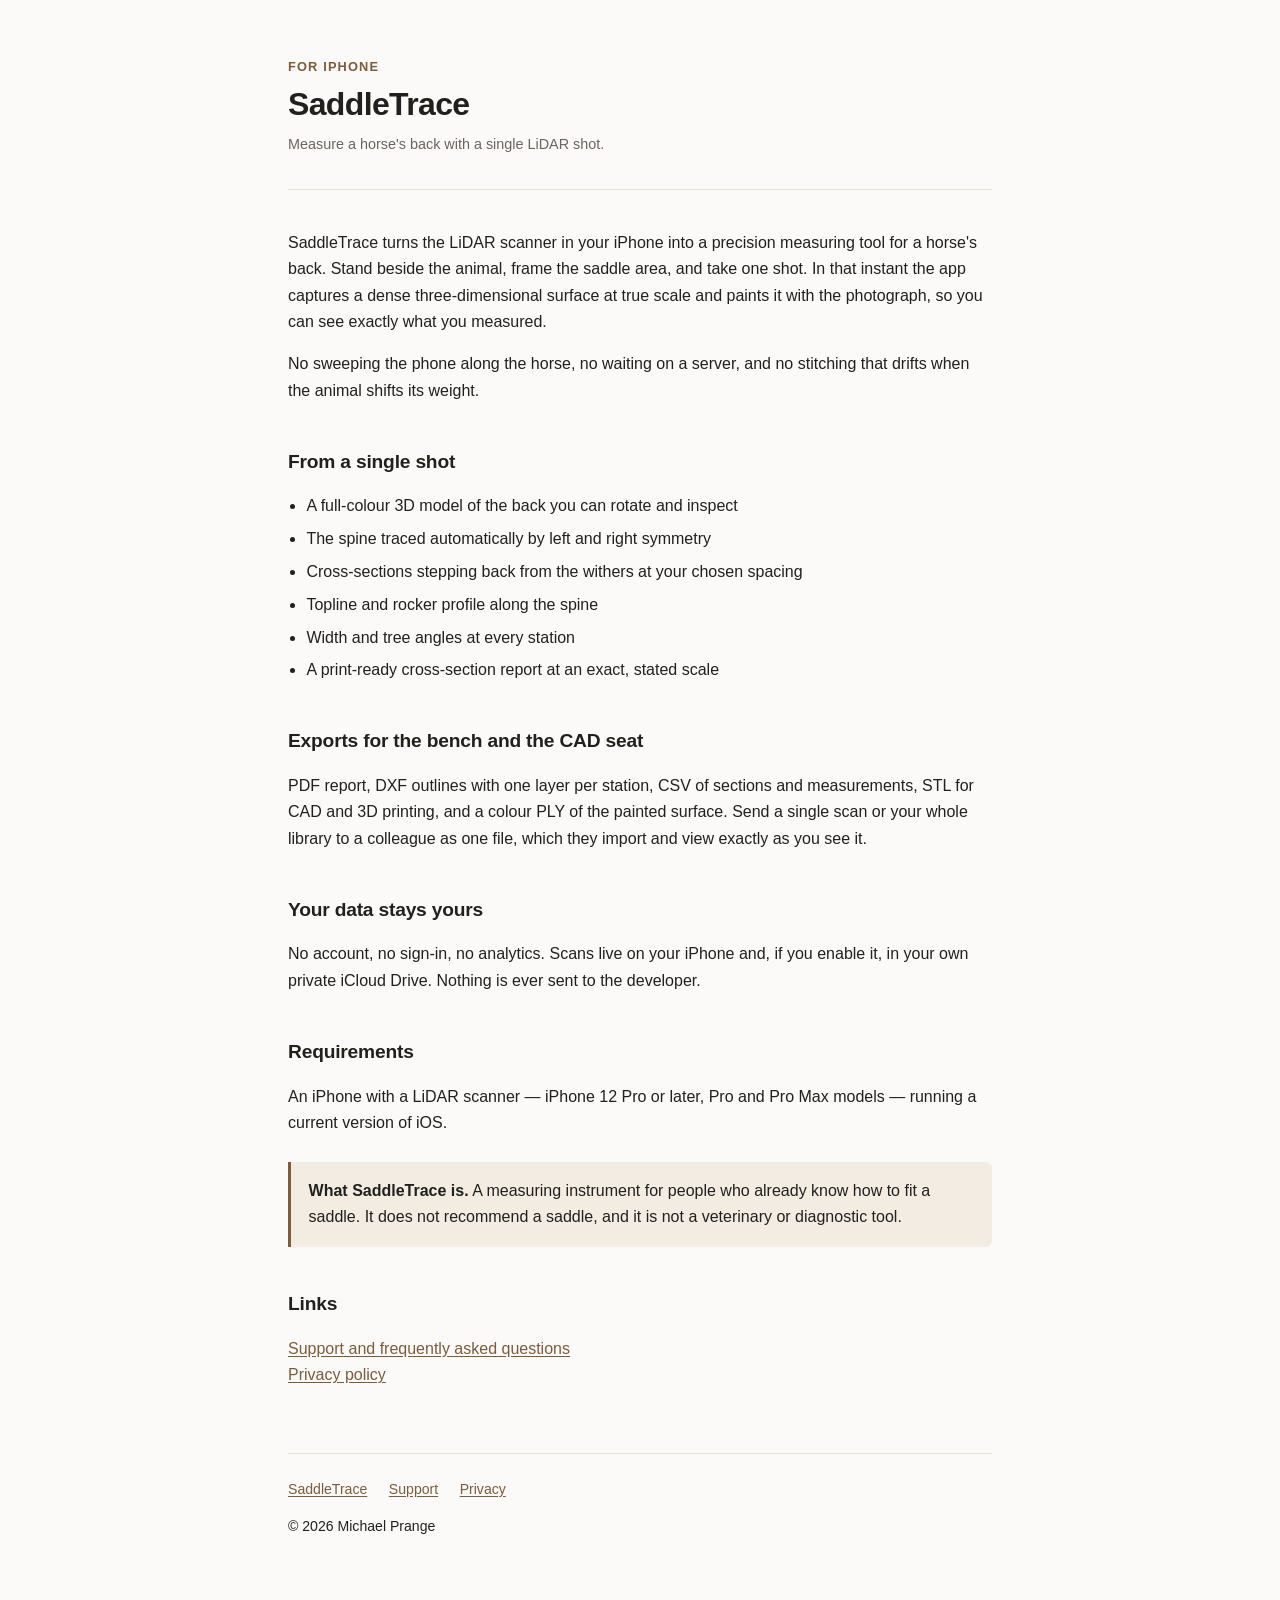
<file: docs/index.html>
<!DOCTYPE html>
<html lang="en">
<head>
<meta charset="utf-8">
<meta name="viewport" content="width=device-width, initial-scale=1">
<title>SaddleTrace</title>
<link rel="stylesheet" href="style.css">
</head>
<body>
<div class="wrap">

<header>
    <p class="eyebrow">For iPhone</p>
    <h1>SaddleTrace</h1>
    <p class="updated">Measure a horse's back with a single LiDAR shot.</p>
</header>

<p>SaddleTrace turns the LiDAR scanner in your iPhone into a precision measuring tool for a horse's back. Stand beside the animal, frame the saddle area, and take one shot. In that instant the app captures a dense three-dimensional surface at true scale and paints it with the photograph, so you can see exactly what you measured.</p>

<p>No sweeping the phone along the horse, no waiting on a server, and no stitching that drifts when the animal shifts its weight.</p>

<h2>From a single shot</h2>
<ul>
    <li>A full-colour 3D model of the back you can rotate and inspect</li>
    <li>The spine traced automatically by left and right symmetry</li>
    <li>Cross-sections stepping back from the withers at your chosen spacing</li>
    <li>Topline and rocker profile along the spine</li>
    <li>Width and tree angles at every station</li>
    <li>A print-ready cross-section report at an exact, stated scale</li>
</ul>

<h2>Exports for the bench and the CAD seat</h2>
<p>PDF report, DXF outlines with one layer per station, CSV of sections and measurements, STL for CAD and 3D printing, and a colour PLY of the painted surface. Send a single scan or your whole library to a colleague as one file, which they import and view exactly as you see it.</p>

<h2>Your data stays yours</h2>
<p>No account, no sign-in, no analytics. Scans live on your iPhone and, if you enable it, in your own private iCloud Drive. Nothing is ever sent to the developer.</p>

<h2>Requirements</h2>
<p>An iPhone with a LiDAR scanner — iPhone 12 Pro or later, Pro and Pro Max models — running a current version of iOS.</p>

<div class="callout">
    <p><strong>What SaddleTrace is.</strong> A measuring instrument for people who already know how to fit a saddle. It does not recommend a saddle, and it is not a veterinary or diagnostic tool.</p>
</div>

<h2>Links</h2>
<p><a href="support.html">Support and frequently asked questions</a><br>
<a href="privacy.html">Privacy policy</a></p>

<footer>
    <a href="index.html">SaddleTrace</a>
    <a href="support.html">Support</a>
    <a href="privacy.html">Privacy</a>
    <p>© 2026 Michael Prange</p>
</footer>

</div>
</body>
</html>
</file>
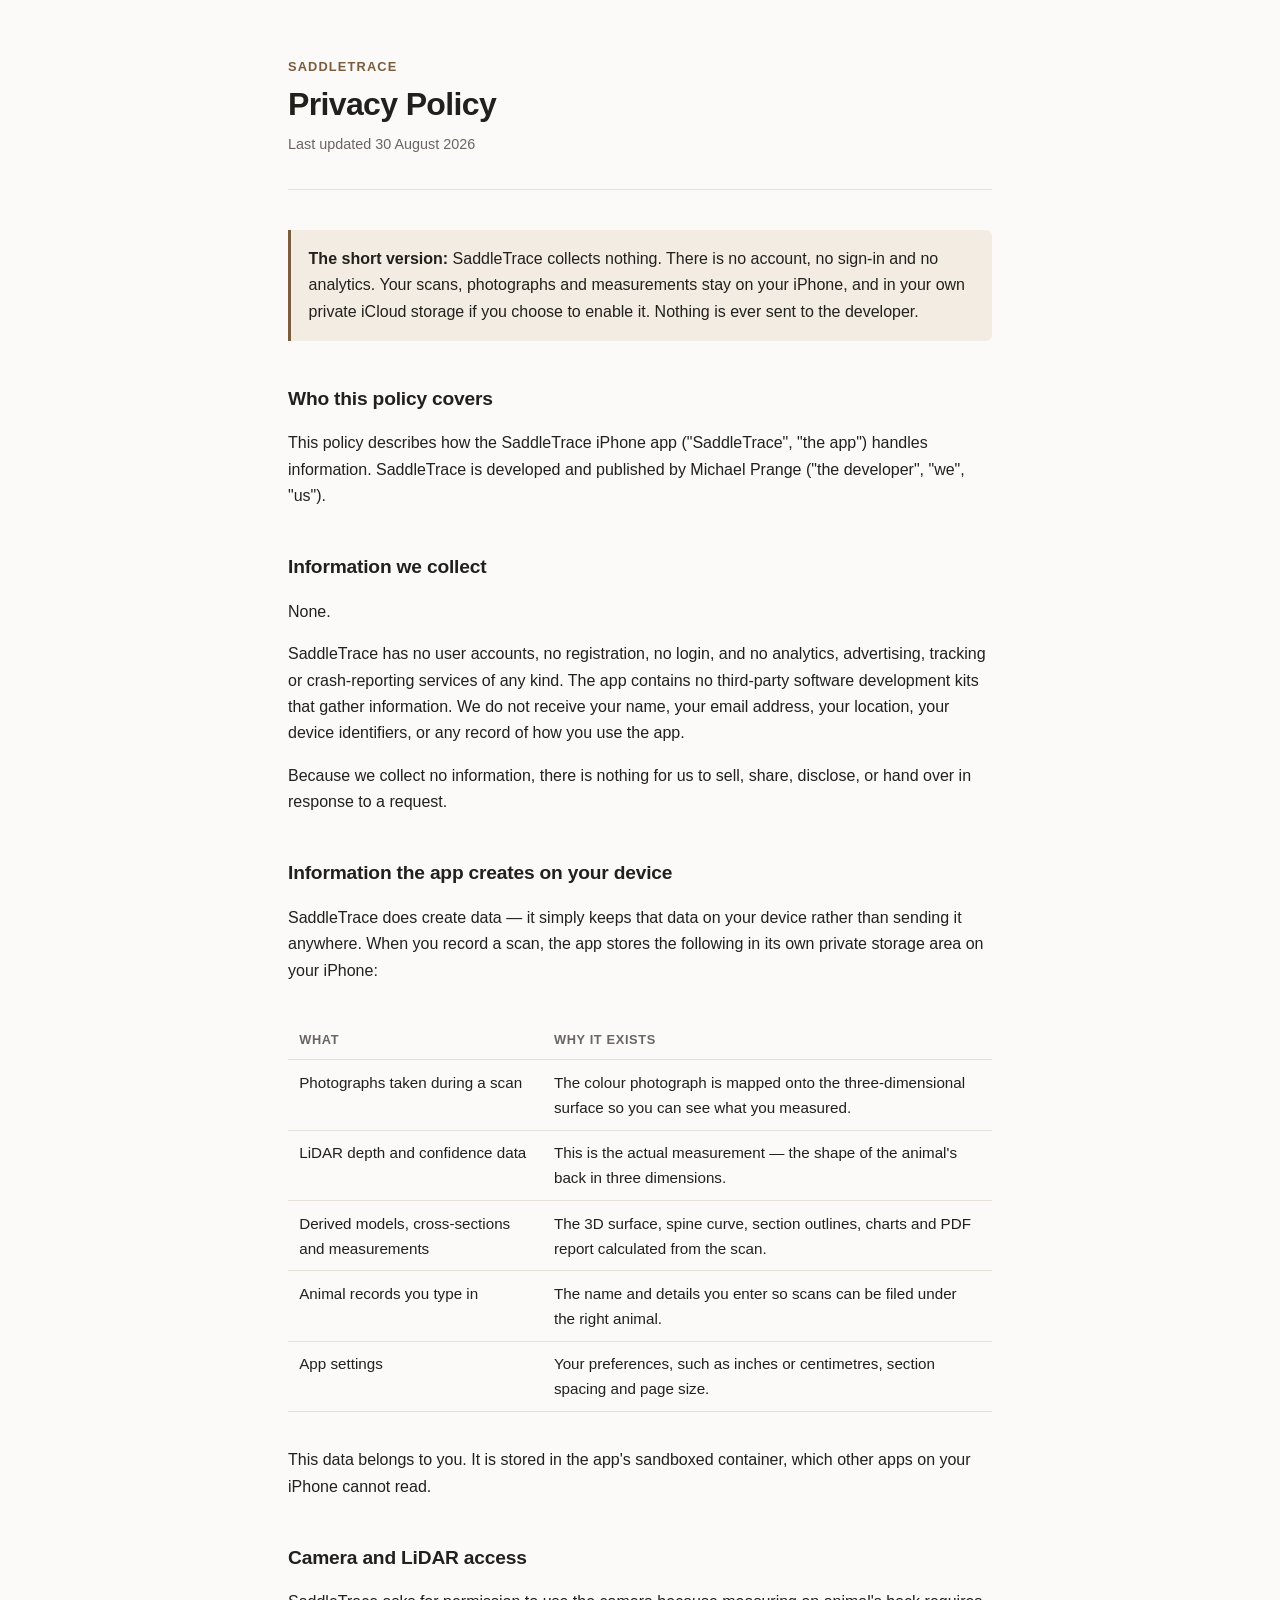
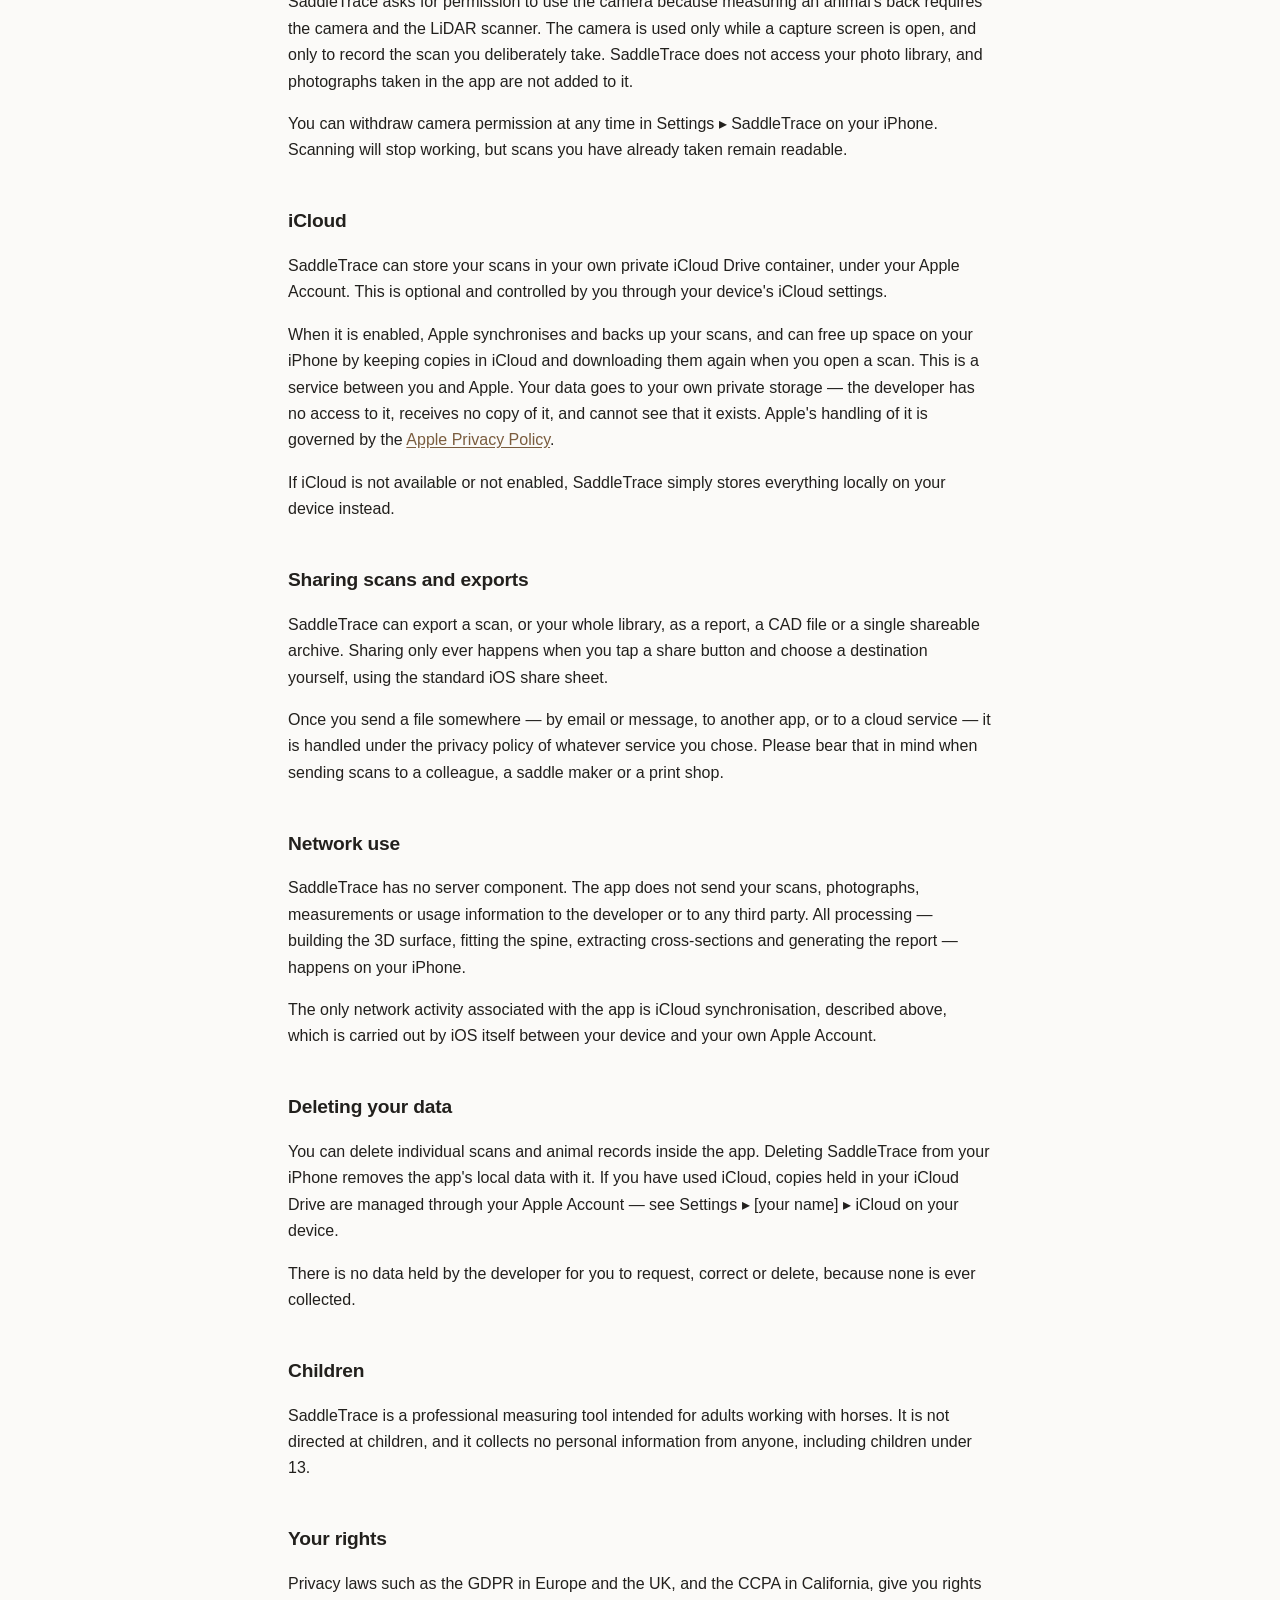
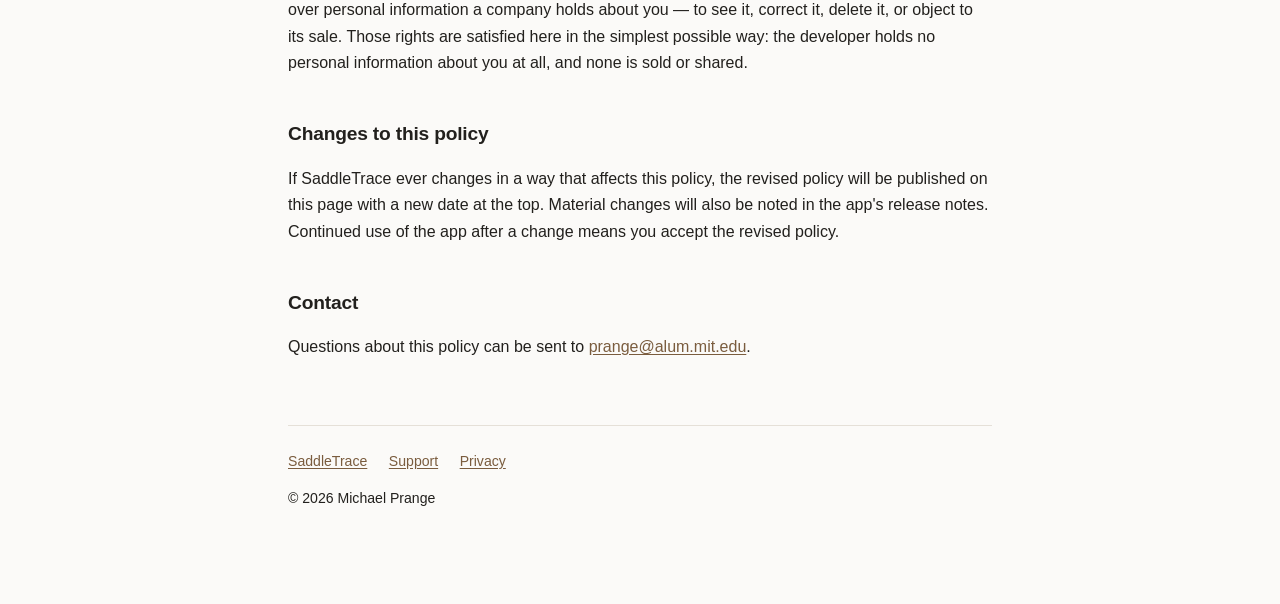
<file: docs/privacy.html>
<!DOCTYPE html>
<html lang="en">
<head>
<meta charset="utf-8">
<meta name="viewport" content="width=device-width, initial-scale=1">
<title>Privacy Policy — SaddleTrace</title>
<link rel="stylesheet" href="style.css">
</head>
<body>
<div class="wrap">

<header>
    <p class="eyebrow">SaddleTrace</p>
    <h1>Privacy Policy</h1>
    <p class="updated">Last updated 30 August 2026</p>
</header>

<div class="callout">
    <p><strong>The short version:</strong> SaddleTrace collects nothing. There is no account, no sign-in and no analytics. Your scans, photographs and measurements stay on your iPhone, and in your own private iCloud storage if you choose to enable it. Nothing is ever sent to the developer.</p>
</div>

<h2>Who this policy covers</h2>
<p>This policy describes how the SaddleTrace iPhone app ("SaddleTrace", "the app") handles information. SaddleTrace is developed and published by Michael Prange ("the developer", "we", "us").</p>

<h2>Information we collect</h2>
<p>None.</p>
<p>SaddleTrace has no user accounts, no registration, no login, and no analytics, advertising, tracking or crash-reporting services of any kind. The app contains no third-party software development kits that gather information. We do not receive your name, your email address, your location, your device identifiers, or any record of how you use the app.</p>
<p>Because we collect no information, there is nothing for us to sell, share, disclose, or hand over in response to a request.</p>

<h2>Information the app creates on your device</h2>
<p>SaddleTrace does create data — it simply keeps that data on your device rather than sending it anywhere. When you record a scan, the app stores the following in its own private storage area on your iPhone:</p>

<div class="tablewrap">
<table>
<tr><th>What</th><th>Why it exists</th></tr>
<tr><td>Photographs taken during a scan</td><td>The colour photograph is mapped onto the three-dimensional surface so you can see what you measured.</td></tr>
<tr><td>LiDAR depth and confidence data</td><td>This is the actual measurement — the shape of the animal's back in three dimensions.</td></tr>
<tr><td>Derived models, cross-sections and measurements</td><td>The 3D surface, spine curve, section outlines, charts and PDF report calculated from the scan.</td></tr>
<tr><td>Animal records you type in</td><td>The name and details you enter so scans can be filed under the right animal.</td></tr>
<tr><td>App settings</td><td>Your preferences, such as inches or centimetres, section spacing and page size.</td></tr>
</table>
</div>

<p>This data belongs to you. It is stored in the app's sandboxed container, which other apps on your iPhone cannot read.</p>

<h2>Camera and LiDAR access</h2>
<p>SaddleTrace asks for permission to use the camera because measuring an animal's back requires the camera and the LiDAR scanner. The camera is used only while a capture screen is open, and only to record the scan you deliberately take. SaddleTrace does not access your photo library, and photographs taken in the app are not added to it.</p>
<p>You can withdraw camera permission at any time in Settings ▸ SaddleTrace on your iPhone. Scanning will stop working, but scans you have already taken remain readable.</p>

<h2>iCloud</h2>
<p>SaddleTrace can store your scans in your own private iCloud Drive container, under your Apple Account. This is optional and controlled by you through your device's iCloud settings.</p>
<p>When it is enabled, Apple synchronises and backs up your scans, and can free up space on your iPhone by keeping copies in iCloud and downloading them again when you open a scan. This is a service between you and Apple. Your data goes to your own private storage — the developer has no access to it, receives no copy of it, and cannot see that it exists. Apple's handling of it is governed by the <a href="https://www.apple.com/legal/privacy/">Apple Privacy Policy</a>.</p>
<p>If iCloud is not available or not enabled, SaddleTrace simply stores everything locally on your device instead.</p>

<h2>Sharing scans and exports</h2>
<p>SaddleTrace can export a scan, or your whole library, as a report, a CAD file or a single shareable archive. Sharing only ever happens when you tap a share button and choose a destination yourself, using the standard iOS share sheet.</p>
<p>Once you send a file somewhere — by email or message, to another app, or to a cloud service — it is handled under the privacy policy of whatever service you chose. Please bear that in mind when sending scans to a colleague, a saddle maker or a print shop.</p>

<h2>Network use</h2>
<p>SaddleTrace has no server component. The app does not send your scans, photographs, measurements or usage information to the developer or to any third party. All processing — building the 3D surface, fitting the spine, extracting cross-sections and generating the report — happens on your iPhone.</p>
<p>The only network activity associated with the app is iCloud synchronisation, described above, which is carried out by iOS itself between your device and your own Apple Account.</p>

<h2>Deleting your data</h2>
<p>You can delete individual scans and animal records inside the app. Deleting SaddleTrace from your iPhone removes the app's local data with it. If you have used iCloud, copies held in your iCloud Drive are managed through your Apple Account — see Settings ▸ [your name] ▸ iCloud on your device.</p>
<p>There is no data held by the developer for you to request, correct or delete, because none is ever collected.</p>

<h2>Children</h2>
<p>SaddleTrace is a professional measuring tool intended for adults working with horses. It is not directed at children, and it collects no personal information from anyone, including children under 13.</p>

<h2>Your rights</h2>
<p>Privacy laws such as the GDPR in Europe and the UK, and the CCPA in California, give you rights over personal information a company holds about you — to see it, correct it, delete it, or object to its sale. Those rights are satisfied here in the simplest possible way: the developer holds no personal information about you at all, and none is sold or shared.</p>

<h2>Changes to this policy</h2>
<p>If SaddleTrace ever changes in a way that affects this policy, the revised policy will be published on this page with a new date at the top. Material changes will also be noted in the app's release notes. Continued use of the app after a change means you accept the revised policy.</p>

<h2>Contact</h2>
<p>Questions about this policy can be sent to <a href="mailto:prange@alum.mit.edu">prange@alum.mit.edu</a>.</p>

<footer>
    <a href="index.html">SaddleTrace</a>
    <a href="support.html">Support</a>
    <a href="privacy.html">Privacy</a>
    <p>© 2026 Michael Prange</p>
</footer>

</div>
</body>
</html>
</file>
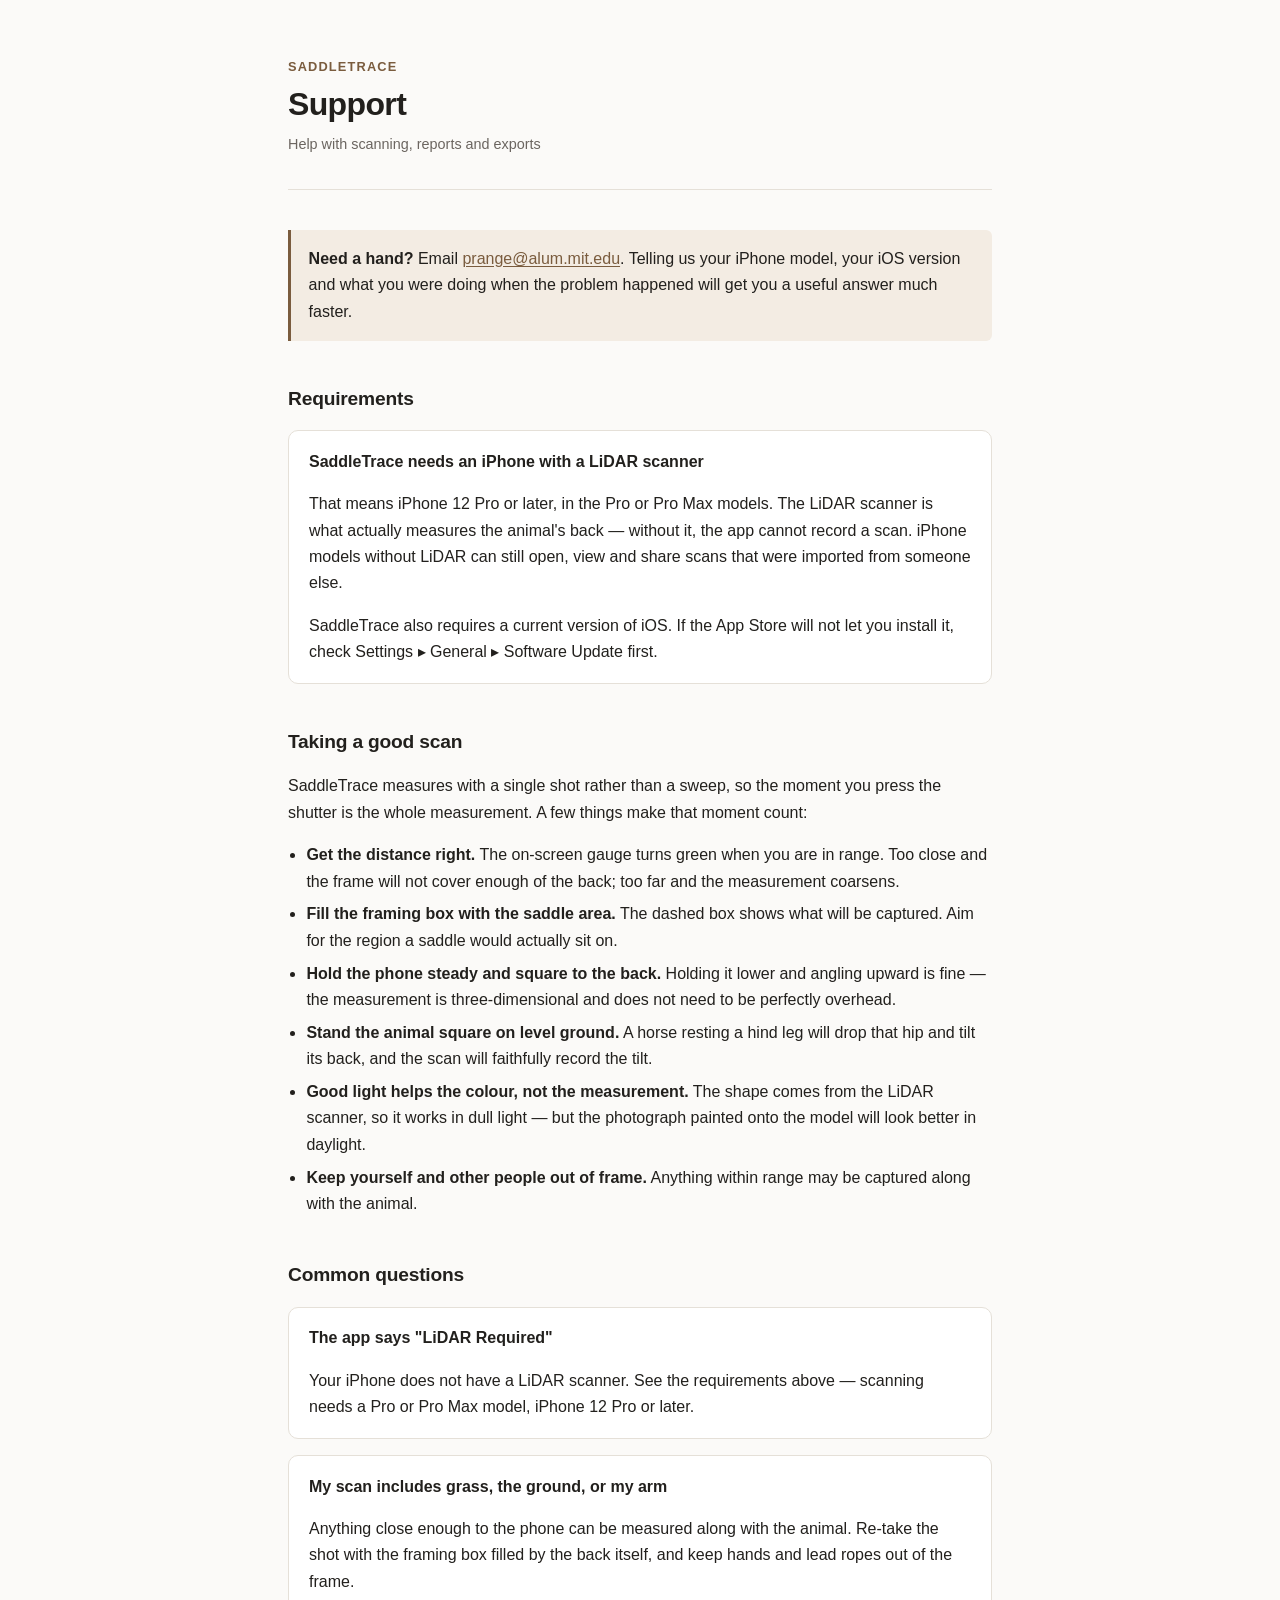
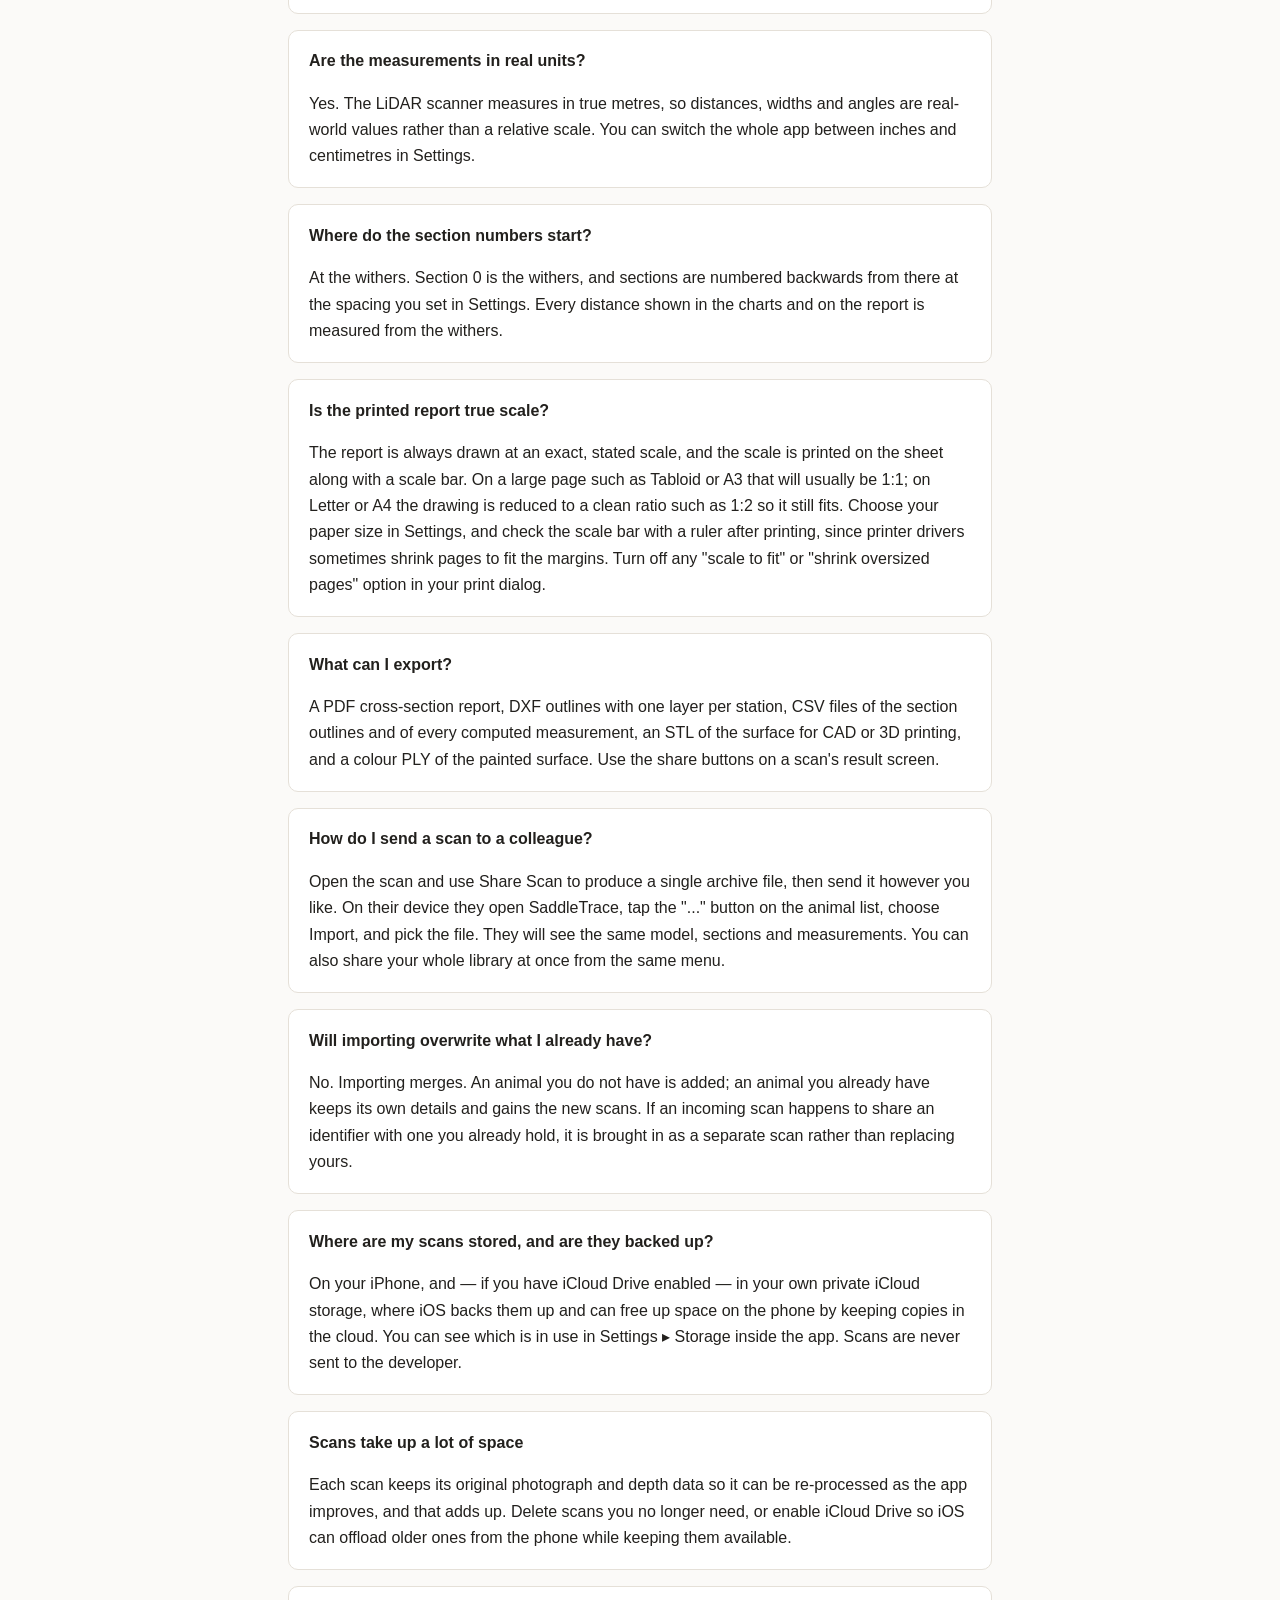
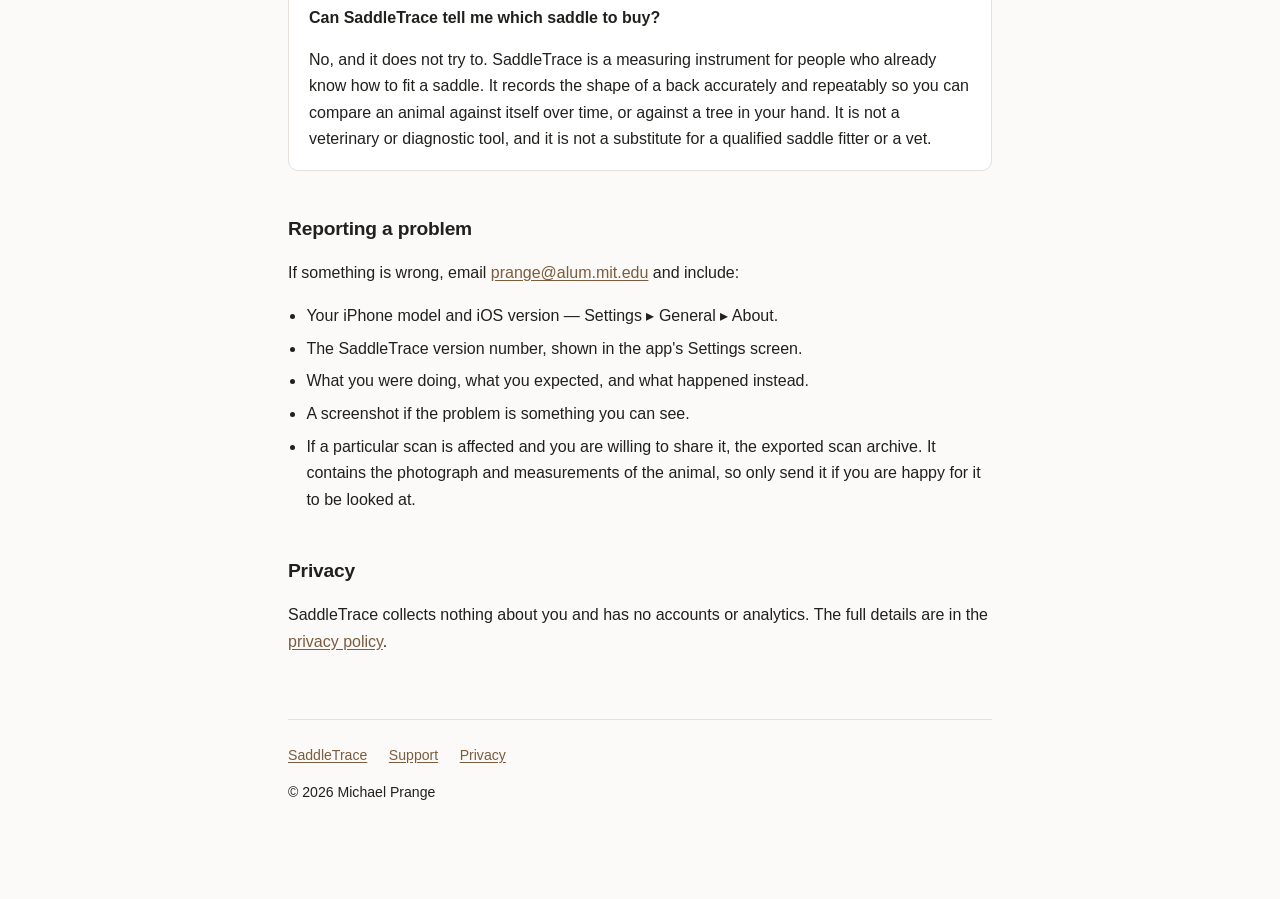
<file: docs/support.html>
<!DOCTYPE html>
<html lang="en">
<head>
<meta charset="utf-8">
<meta name="viewport" content="width=device-width, initial-scale=1">
<title>Support — SaddleTrace</title>
<link rel="stylesheet" href="style.css">
</head>
<body>
<div class="wrap">

<header>
    <p class="eyebrow">SaddleTrace</p>
    <h1>Support</h1>
    <p class="updated">Help with scanning, reports and exports</p>
</header>

<div class="callout">
    <p><strong>Need a hand?</strong> Email <a href="mailto:prange@alum.mit.edu">prange@alum.mit.edu</a>. Telling us your iPhone model, your iOS version and what you were doing when the problem happened will get you a useful answer much faster.</p>
</div>

<h2>Requirements</h2>
<div class="card">
    <h3>SaddleTrace needs an iPhone with a LiDAR scanner</h3>
    <p>That means iPhone 12 Pro or later, in the Pro or Pro Max models. The LiDAR scanner is what actually measures the animal's back — without it, the app cannot record a scan. iPhone models without LiDAR can still open, view and share scans that were imported from someone else.</p>
    <p>SaddleTrace also requires a current version of iOS. If the App Store will not let you install it, check Settings ▸ General ▸ Software Update first.</p>
</div>

<h2>Taking a good scan</h2>
<p>SaddleTrace measures with a single shot rather than a sweep, so the moment you press the shutter is the whole measurement. A few things make that moment count:</p>
<ul>
    <li><strong>Get the distance right.</strong> The on-screen gauge turns green when you are in range. Too close and the frame will not cover enough of the back; too far and the measurement coarsens.</li>
    <li><strong>Fill the framing box with the saddle area.</strong> The dashed box shows what will be captured. Aim for the region a saddle would actually sit on.</li>
    <li><strong>Hold the phone steady and square to the back.</strong> Holding it lower and angling upward is fine — the measurement is three-dimensional and does not need to be perfectly overhead.</li>
    <li><strong>Stand the animal square on level ground.</strong> A horse resting a hind leg will drop that hip and tilt its back, and the scan will faithfully record the tilt.</li>
    <li><strong>Good light helps the colour, not the measurement.</strong> The shape comes from the LiDAR scanner, so it works in dull light — but the photograph painted onto the model will look better in daylight.</li>
    <li><strong>Keep yourself and other people out of frame.</strong> Anything within range may be captured along with the animal.</li>
</ul>

<h2>Common questions</h2>

<div class="card">
    <h3>The app says "LiDAR Required"</h3>
    <p>Your iPhone does not have a LiDAR scanner. See the requirements above — scanning needs a Pro or Pro Max model, iPhone 12 Pro or later.</p>
</div>

<div class="card">
    <h3>My scan includes grass, the ground, or my arm</h3>
    <p>Anything close enough to the phone can be measured along with the animal. Re-take the shot with the framing box filled by the back itself, and keep hands and lead ropes out of the frame.</p>
</div>

<div class="card">
    <h3>Are the measurements in real units?</h3>
    <p>Yes. The LiDAR scanner measures in true metres, so distances, widths and angles are real-world values rather than a relative scale. You can switch the whole app between inches and centimetres in Settings.</p>
</div>

<div class="card">
    <h3>Where do the section numbers start?</h3>
    <p>At the withers. Section 0 is the withers, and sections are numbered backwards from there at the spacing you set in Settings. Every distance shown in the charts and on the report is measured from the withers.</p>
</div>

<div class="card">
    <h3>Is the printed report true scale?</h3>
    <p>The report is always drawn at an exact, stated scale, and the scale is printed on the sheet along with a scale bar. On a large page such as Tabloid or A3 that will usually be 1:1; on Letter or A4 the drawing is reduced to a clean ratio such as 1:2 so it still fits. Choose your paper size in Settings, and check the scale bar with a ruler after printing, since printer drivers sometimes shrink pages to fit the margins. Turn off any "scale to fit" or "shrink oversized pages" option in your print dialog.</p>
</div>

<div class="card">
    <h3>What can I export?</h3>
    <p>A PDF cross-section report, DXF outlines with one layer per station, CSV files of the section outlines and of every computed measurement, an STL of the surface for CAD or 3D printing, and a colour PLY of the painted surface. Use the share buttons on a scan's result screen.</p>
</div>

<div class="card">
    <h3>How do I send a scan to a colleague?</h3>
    <p>Open the scan and use Share Scan to produce a single archive file, then send it however you like. On their device they open SaddleTrace, tap the "..." button on the animal list, choose Import, and pick the file. They will see the same model, sections and measurements. You can also share your whole library at once from the same menu.</p>
</div>

<div class="card">
    <h3>Will importing overwrite what I already have?</h3>
    <p>No. Importing merges. An animal you do not have is added; an animal you already have keeps its own details and gains the new scans. If an incoming scan happens to share an identifier with one you already hold, it is brought in as a separate scan rather than replacing yours.</p>
</div>

<div class="card">
    <h3>Where are my scans stored, and are they backed up?</h3>
    <p>On your iPhone, and — if you have iCloud Drive enabled — in your own private iCloud storage, where iOS backs them up and can free up space on the phone by keeping copies in the cloud. You can see which is in use in Settings ▸ Storage inside the app. Scans are never sent to the developer.</p>
</div>

<div class="card">
    <h3>Scans take up a lot of space</h3>
    <p>Each scan keeps its original photograph and depth data so it can be re-processed as the app improves, and that adds up. Delete scans you no longer need, or enable iCloud Drive so iOS can offload older ones from the phone while keeping them available.</p>
</div>

<div class="card">
    <h3>Can SaddleTrace tell me which saddle to buy?</h3>
    <p>No, and it does not try to. SaddleTrace is a measuring instrument for people who already know how to fit a saddle. It records the shape of a back accurately and repeatably so you can compare an animal against itself over time, or against a tree in your hand. It is not a veterinary or diagnostic tool, and it is not a substitute for a qualified saddle fitter or a vet.</p>
</div>

<h2>Reporting a problem</h2>
<p>If something is wrong, email <a href="mailto:prange@alum.mit.edu">prange@alum.mit.edu</a> and include:</p>
<ul>
    <li>Your iPhone model and iOS version — Settings ▸ General ▸ About.</li>
    <li>The SaddleTrace version number, shown in the app's Settings screen.</li>
    <li>What you were doing, what you expected, and what happened instead.</li>
    <li>A screenshot if the problem is something you can see.</li>
    <li>If a particular scan is affected and you are willing to share it, the exported scan archive. It contains the photograph and measurements of the animal, so only send it if you are happy for it to be looked at.</li>
</ul>

<h2>Privacy</h2>
<p>SaddleTrace collects nothing about you and has no accounts or analytics. The full details are in the <a href="privacy.html">privacy policy</a>.</p>

<footer>
    <a href="index.html">SaddleTrace</a>
    <a href="support.html">Support</a>
    <a href="privacy.html">Privacy</a>
    <p>© 2026 Michael Prange</p>
</footer>

</div>
</body>
</html>
</file>
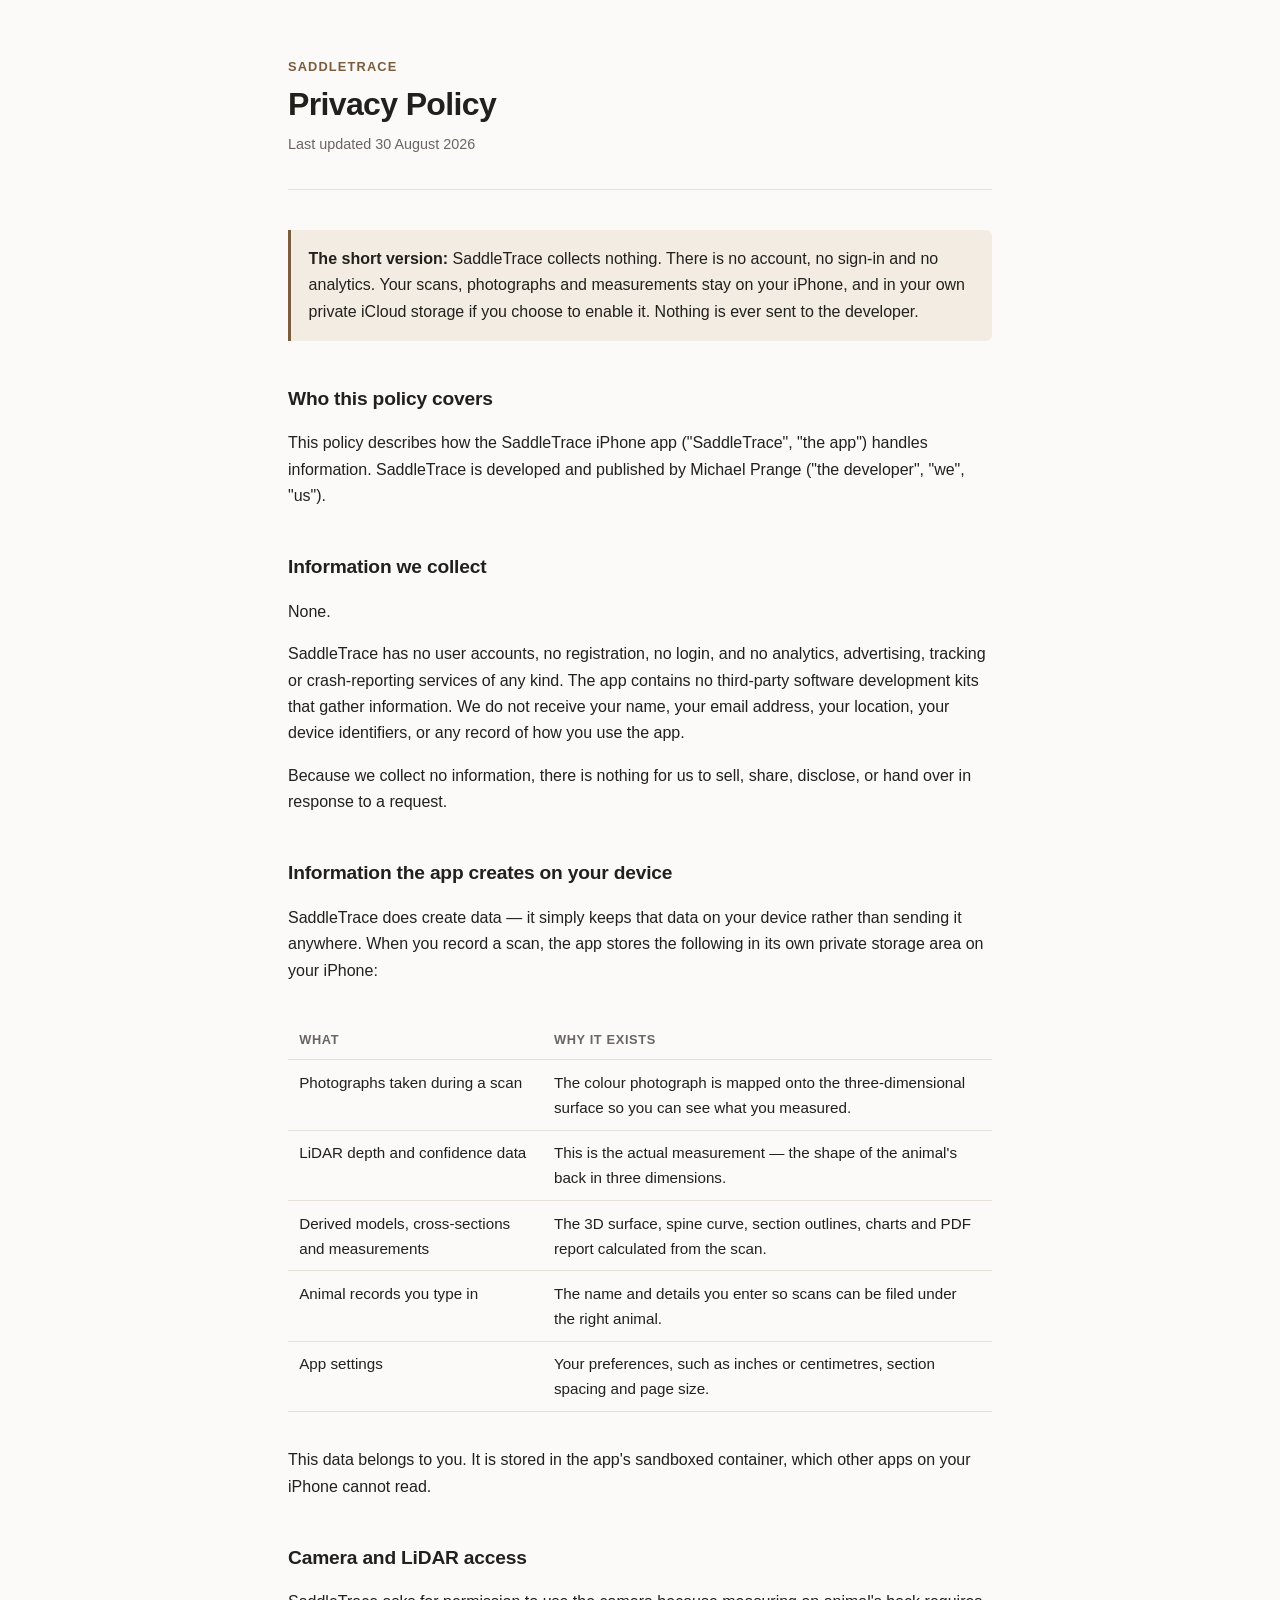
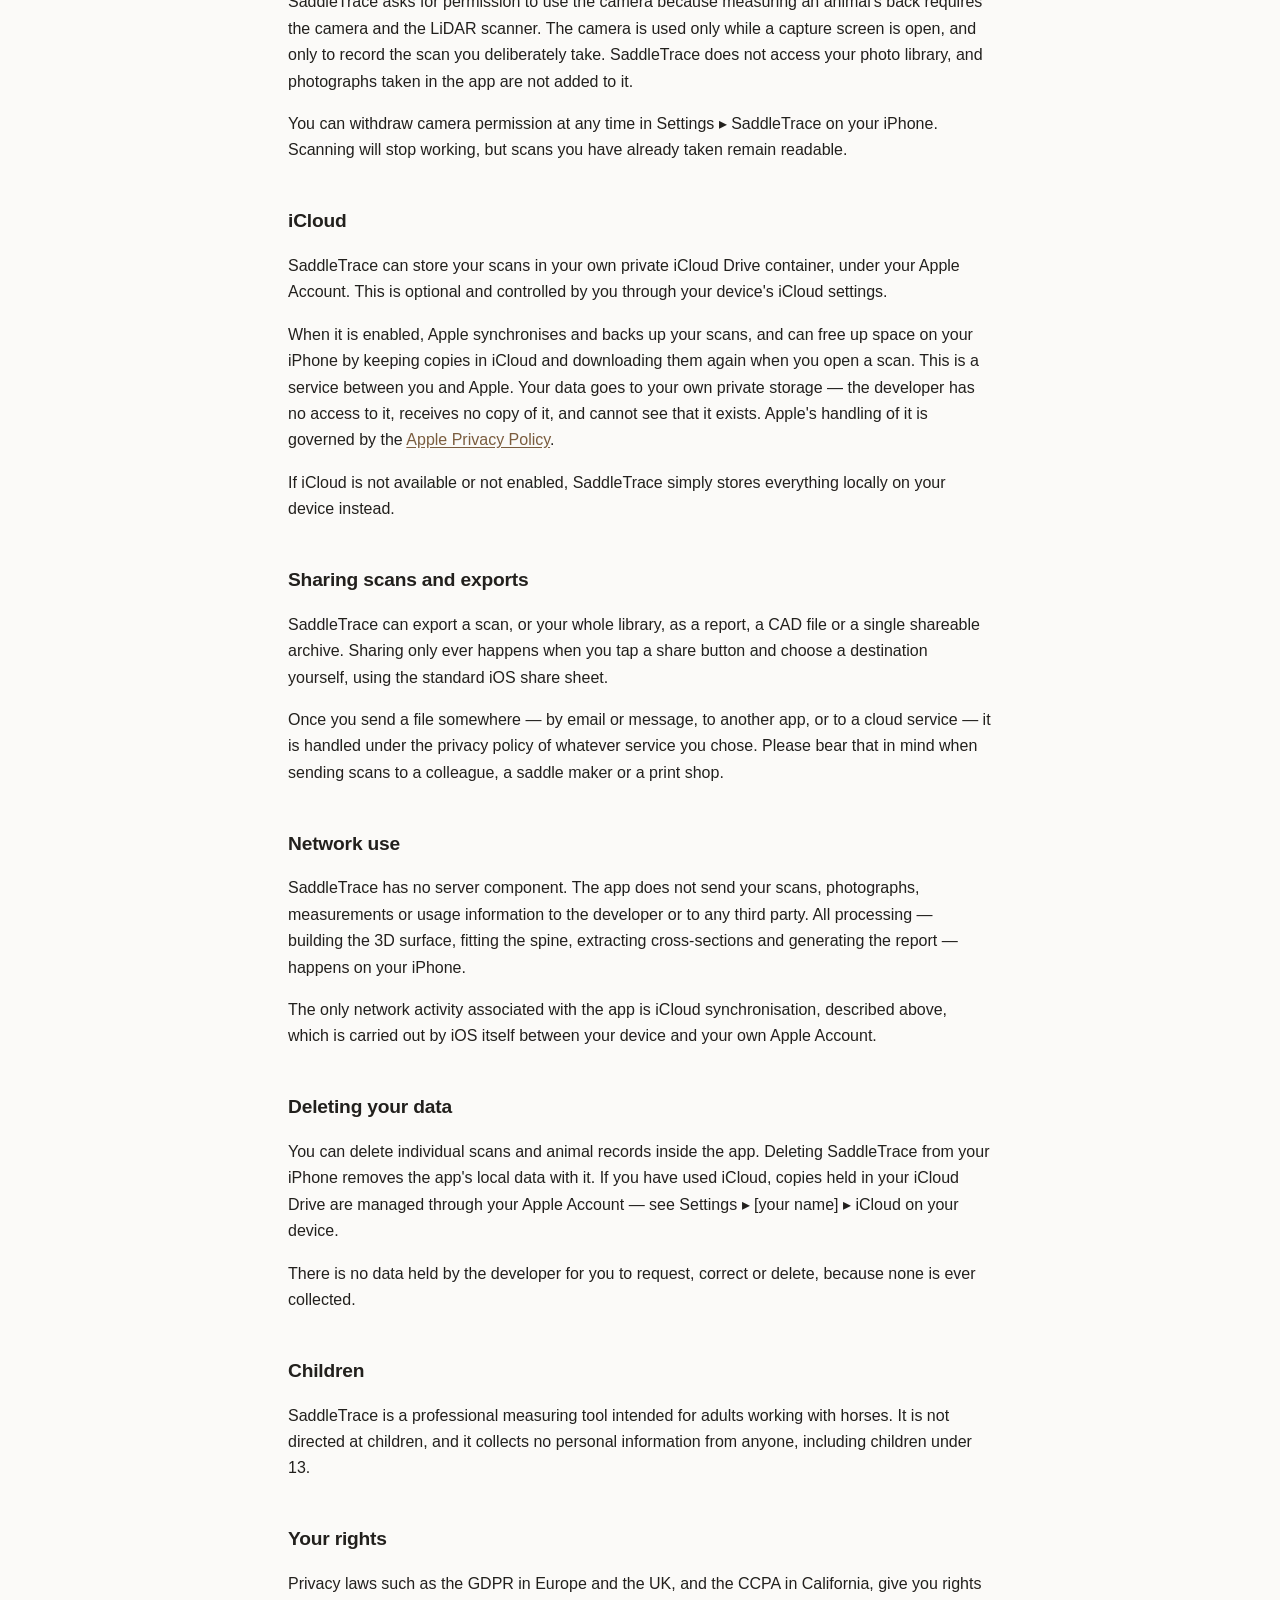
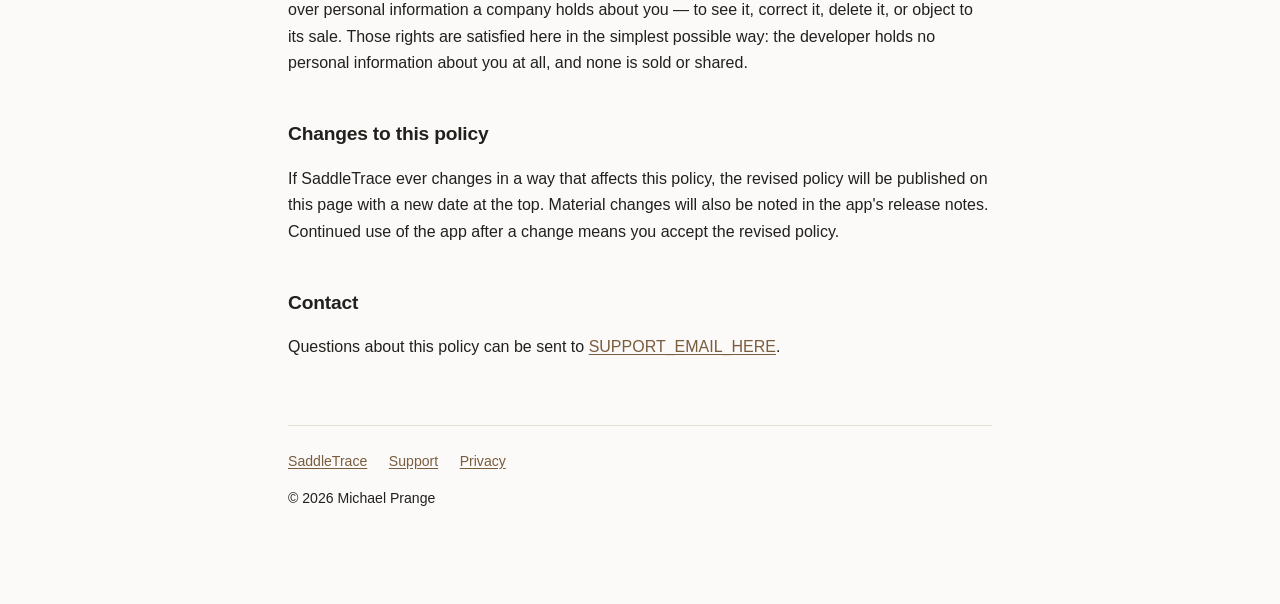
<file: SaddleTrace/docs/privacy.html>
<!DOCTYPE html>
<html lang="en">
<head>
<meta charset="utf-8">
<meta name="viewport" content="width=device-width, initial-scale=1">
<title>Privacy Policy — SaddleTrace</title>
<link rel="stylesheet" href="style.css">
</head>
<body>
<div class="wrap">

<header>
    <p class="eyebrow">SaddleTrace</p>
    <h1>Privacy Policy</h1>
    <p class="updated">Last updated 30 August 2026</p>
</header>

<div class="callout">
    <p><strong>The short version:</strong> SaddleTrace collects nothing. There is no account, no sign-in and no analytics. Your scans, photographs and measurements stay on your iPhone, and in your own private iCloud storage if you choose to enable it. Nothing is ever sent to the developer.</p>
</div>

<h2>Who this policy covers</h2>
<p>This policy describes how the SaddleTrace iPhone app ("SaddleTrace", "the app") handles information. SaddleTrace is developed and published by Michael Prange ("the developer", "we", "us").</p>

<h2>Information we collect</h2>
<p>None.</p>
<p>SaddleTrace has no user accounts, no registration, no login, and no analytics, advertising, tracking or crash-reporting services of any kind. The app contains no third-party software development kits that gather information. We do not receive your name, your email address, your location, your device identifiers, or any record of how you use the app.</p>
<p>Because we collect no information, there is nothing for us to sell, share, disclose, or hand over in response to a request.</p>

<h2>Information the app creates on your device</h2>
<p>SaddleTrace does create data — it simply keeps that data on your device rather than sending it anywhere. When you record a scan, the app stores the following in its own private storage area on your iPhone:</p>

<div class="tablewrap">
<table>
<tr><th>What</th><th>Why it exists</th></tr>
<tr><td>Photographs taken during a scan</td><td>The colour photograph is mapped onto the three-dimensional surface so you can see what you measured.</td></tr>
<tr><td>LiDAR depth and confidence data</td><td>This is the actual measurement — the shape of the animal's back in three dimensions.</td></tr>
<tr><td>Derived models, cross-sections and measurements</td><td>The 3D surface, spine curve, section outlines, charts and PDF report calculated from the scan.</td></tr>
<tr><td>Animal records you type in</td><td>The name and details you enter so scans can be filed under the right animal.</td></tr>
<tr><td>App settings</td><td>Your preferences, such as inches or centimetres, section spacing and page size.</td></tr>
</table>
</div>

<p>This data belongs to you. It is stored in the app's sandboxed container, which other apps on your iPhone cannot read.</p>

<h2>Camera and LiDAR access</h2>
<p>SaddleTrace asks for permission to use the camera because measuring an animal's back requires the camera and the LiDAR scanner. The camera is used only while a capture screen is open, and only to record the scan you deliberately take. SaddleTrace does not access your photo library, and photographs taken in the app are not added to it.</p>
<p>You can withdraw camera permission at any time in Settings ▸ SaddleTrace on your iPhone. Scanning will stop working, but scans you have already taken remain readable.</p>

<h2>iCloud</h2>
<p>SaddleTrace can store your scans in your own private iCloud Drive container, under your Apple Account. This is optional and controlled by you through your device's iCloud settings.</p>
<p>When it is enabled, Apple synchronises and backs up your scans, and can free up space on your iPhone by keeping copies in iCloud and downloading them again when you open a scan. This is a service between you and Apple. Your data goes to your own private storage — the developer has no access to it, receives no copy of it, and cannot see that it exists. Apple's handling of it is governed by the <a href="https://www.apple.com/legal/privacy/">Apple Privacy Policy</a>.</p>
<p>If iCloud is not available or not enabled, SaddleTrace simply stores everything locally on your device instead.</p>

<h2>Sharing scans and exports</h2>
<p>SaddleTrace can export a scan, or your whole library, as a report, a CAD file or a single shareable archive. Sharing only ever happens when you tap a share button and choose a destination yourself, using the standard iOS share sheet.</p>
<p>Once you send a file somewhere — by email or message, to another app, or to a cloud service — it is handled under the privacy policy of whatever service you chose. Please bear that in mind when sending scans to a colleague, a saddle maker or a print shop.</p>

<h2>Network use</h2>
<p>SaddleTrace has no server component. The app does not send your scans, photographs, measurements or usage information to the developer or to any third party. All processing — building the 3D surface, fitting the spine, extracting cross-sections and generating the report — happens on your iPhone.</p>
<p>The only network activity associated with the app is iCloud synchronisation, described above, which is carried out by iOS itself between your device and your own Apple Account.</p>

<h2>Deleting your data</h2>
<p>You can delete individual scans and animal records inside the app. Deleting SaddleTrace from your iPhone removes the app's local data with it. If you have used iCloud, copies held in your iCloud Drive are managed through your Apple Account — see Settings ▸ [your name] ▸ iCloud on your device.</p>
<p>There is no data held by the developer for you to request, correct or delete, because none is ever collected.</p>

<h2>Children</h2>
<p>SaddleTrace is a professional measuring tool intended for adults working with horses. It is not directed at children, and it collects no personal information from anyone, including children under 13.</p>

<h2>Your rights</h2>
<p>Privacy laws such as the GDPR in Europe and the UK, and the CCPA in California, give you rights over personal information a company holds about you — to see it, correct it, delete it, or object to its sale. Those rights are satisfied here in the simplest possible way: the developer holds no personal information about you at all, and none is sold or shared.</p>

<h2>Changes to this policy</h2>
<p>If SaddleTrace ever changes in a way that affects this policy, the revised policy will be published on this page with a new date at the top. Material changes will also be noted in the app's release notes. Continued use of the app after a change means you accept the revised policy.</p>

<h2>Contact</h2>
<p>Questions about this policy can be sent to <a href="mailto:SUPPORT_EMAIL_HERE">SUPPORT_EMAIL_HERE</a>.</p>

<footer>
    <a href="index.html">SaddleTrace</a>
    <a href="support.html">Support</a>
    <a href="privacy.html">Privacy</a>
    <p>© 2026 Michael Prange</p>
</footer>

</div>
</body>
</html>
</file>
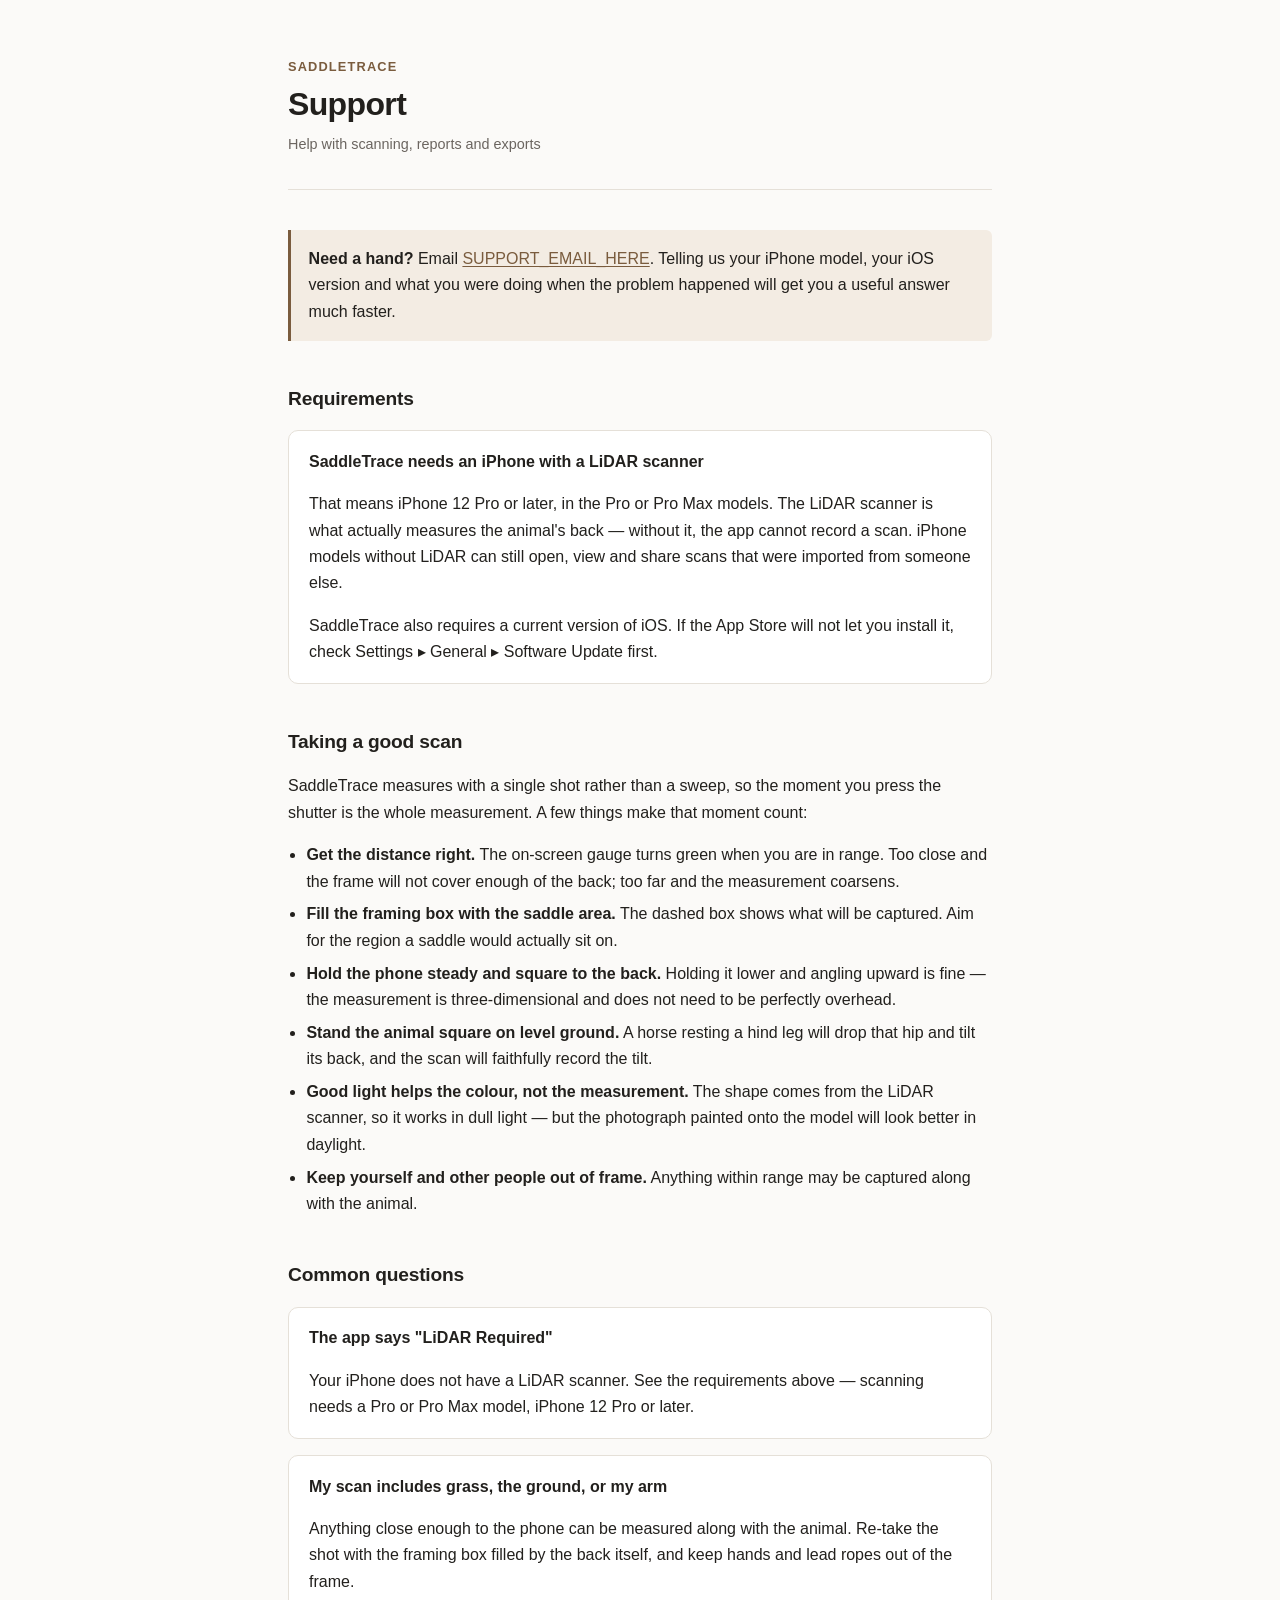
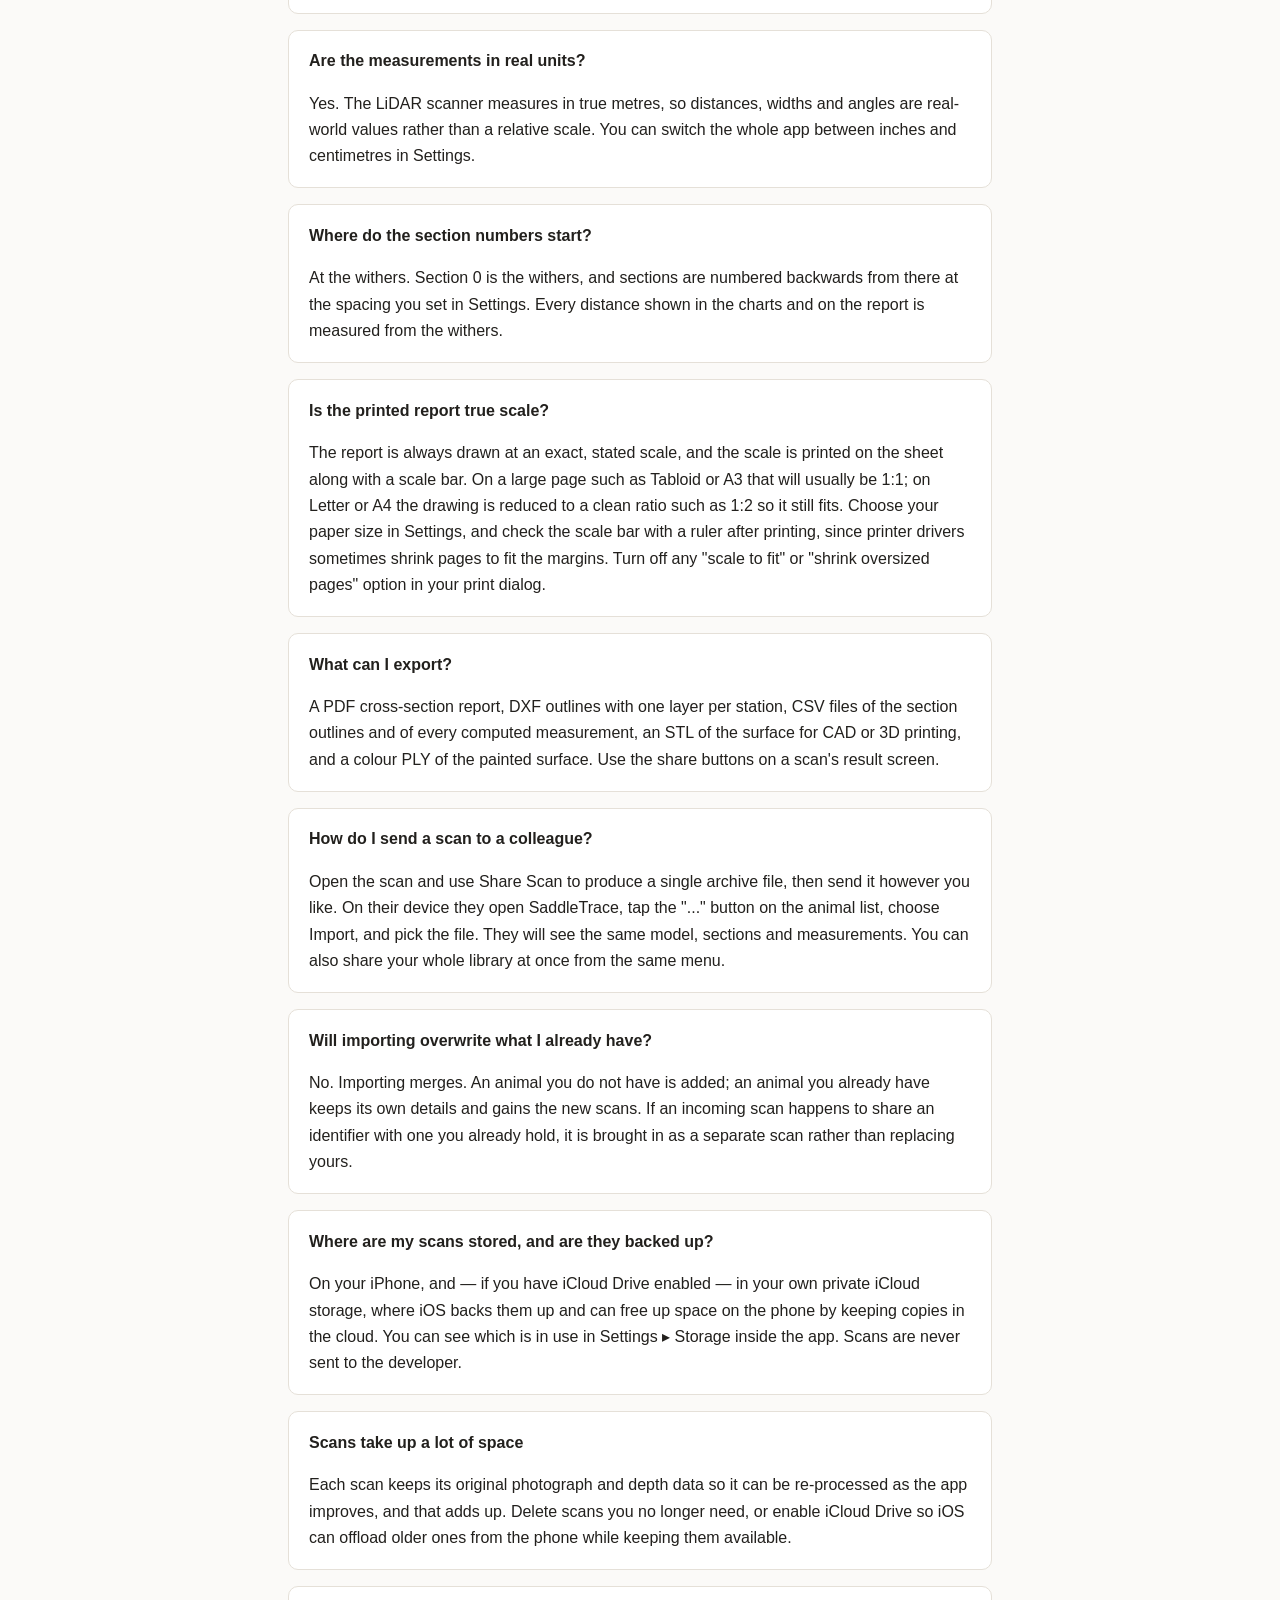
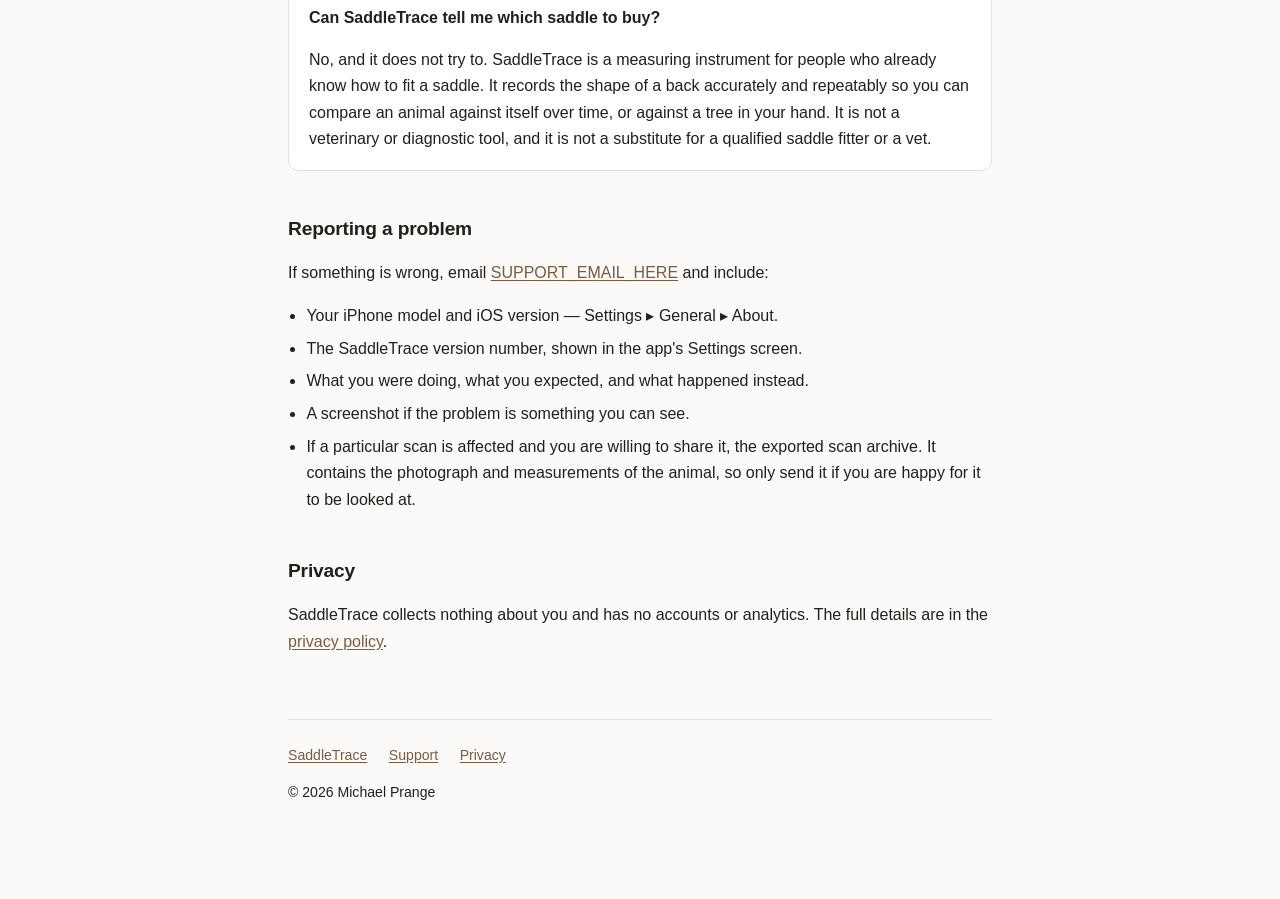
<file: SaddleTrace/docs/support.html>
<!DOCTYPE html>
<html lang="en">
<head>
<meta charset="utf-8">
<meta name="viewport" content="width=device-width, initial-scale=1">
<title>Support — SaddleTrace</title>
<link rel="stylesheet" href="style.css">
</head>
<body>
<div class="wrap">

<header>
    <p class="eyebrow">SaddleTrace</p>
    <h1>Support</h1>
    <p class="updated">Help with scanning, reports and exports</p>
</header>

<div class="callout">
    <p><strong>Need a hand?</strong> Email <a href="mailto:SUPPORT_EMAIL_HERE">SUPPORT_EMAIL_HERE</a>. Telling us your iPhone model, your iOS version and what you were doing when the problem happened will get you a useful answer much faster.</p>
</div>

<h2>Requirements</h2>
<div class="card">
    <h3>SaddleTrace needs an iPhone with a LiDAR scanner</h3>
    <p>That means iPhone 12 Pro or later, in the Pro or Pro Max models. The LiDAR scanner is what actually measures the animal's back — without it, the app cannot record a scan. iPhone models without LiDAR can still open, view and share scans that were imported from someone else.</p>
    <p>SaddleTrace also requires a current version of iOS. If the App Store will not let you install it, check Settings ▸ General ▸ Software Update first.</p>
</div>

<h2>Taking a good scan</h2>
<p>SaddleTrace measures with a single shot rather than a sweep, so the moment you press the shutter is the whole measurement. A few things make that moment count:</p>
<ul>
    <li><strong>Get the distance right.</strong> The on-screen gauge turns green when you are in range. Too close and the frame will not cover enough of the back; too far and the measurement coarsens.</li>
    <li><strong>Fill the framing box with the saddle area.</strong> The dashed box shows what will be captured. Aim for the region a saddle would actually sit on.</li>
    <li><strong>Hold the phone steady and square to the back.</strong> Holding it lower and angling upward is fine — the measurement is three-dimensional and does not need to be perfectly overhead.</li>
    <li><strong>Stand the animal square on level ground.</strong> A horse resting a hind leg will drop that hip and tilt its back, and the scan will faithfully record the tilt.</li>
    <li><strong>Good light helps the colour, not the measurement.</strong> The shape comes from the LiDAR scanner, so it works in dull light — but the photograph painted onto the model will look better in daylight.</li>
    <li><strong>Keep yourself and other people out of frame.</strong> Anything within range may be captured along with the animal.</li>
</ul>

<h2>Common questions</h2>

<div class="card">
    <h3>The app says "LiDAR Required"</h3>
    <p>Your iPhone does not have a LiDAR scanner. See the requirements above — scanning needs a Pro or Pro Max model, iPhone 12 Pro or later.</p>
</div>

<div class="card">
    <h3>My scan includes grass, the ground, or my arm</h3>
    <p>Anything close enough to the phone can be measured along with the animal. Re-take the shot with the framing box filled by the back itself, and keep hands and lead ropes out of the frame.</p>
</div>

<div class="card">
    <h3>Are the measurements in real units?</h3>
    <p>Yes. The LiDAR scanner measures in true metres, so distances, widths and angles are real-world values rather than a relative scale. You can switch the whole app between inches and centimetres in Settings.</p>
</div>

<div class="card">
    <h3>Where do the section numbers start?</h3>
    <p>At the withers. Section 0 is the withers, and sections are numbered backwards from there at the spacing you set in Settings. Every distance shown in the charts and on the report is measured from the withers.</p>
</div>

<div class="card">
    <h3>Is the printed report true scale?</h3>
    <p>The report is always drawn at an exact, stated scale, and the scale is printed on the sheet along with a scale bar. On a large page such as Tabloid or A3 that will usually be 1:1; on Letter or A4 the drawing is reduced to a clean ratio such as 1:2 so it still fits. Choose your paper size in Settings, and check the scale bar with a ruler after printing, since printer drivers sometimes shrink pages to fit the margins. Turn off any "scale to fit" or "shrink oversized pages" option in your print dialog.</p>
</div>

<div class="card">
    <h3>What can I export?</h3>
    <p>A PDF cross-section report, DXF outlines with one layer per station, CSV files of the section outlines and of every computed measurement, an STL of the surface for CAD or 3D printing, and a colour PLY of the painted surface. Use the share buttons on a scan's result screen.</p>
</div>

<div class="card">
    <h3>How do I send a scan to a colleague?</h3>
    <p>Open the scan and use Share Scan to produce a single archive file, then send it however you like. On their device they open SaddleTrace, tap the "..." button on the animal list, choose Import, and pick the file. They will see the same model, sections and measurements. You can also share your whole library at once from the same menu.</p>
</div>

<div class="card">
    <h3>Will importing overwrite what I already have?</h3>
    <p>No. Importing merges. An animal you do not have is added; an animal you already have keeps its own details and gains the new scans. If an incoming scan happens to share an identifier with one you already hold, it is brought in as a separate scan rather than replacing yours.</p>
</div>

<div class="card">
    <h3>Where are my scans stored, and are they backed up?</h3>
    <p>On your iPhone, and — if you have iCloud Drive enabled — in your own private iCloud storage, where iOS backs them up and can free up space on the phone by keeping copies in the cloud. You can see which is in use in Settings ▸ Storage inside the app. Scans are never sent to the developer.</p>
</div>

<div class="card">
    <h3>Scans take up a lot of space</h3>
    <p>Each scan keeps its original photograph and depth data so it can be re-processed as the app improves, and that adds up. Delete scans you no longer need, or enable iCloud Drive so iOS can offload older ones from the phone while keeping them available.</p>
</div>

<div class="card">
    <h3>Can SaddleTrace tell me which saddle to buy?</h3>
    <p>No, and it does not try to. SaddleTrace is a measuring instrument for people who already know how to fit a saddle. It records the shape of a back accurately and repeatably so you can compare an animal against itself over time, or against a tree in your hand. It is not a veterinary or diagnostic tool, and it is not a substitute for a qualified saddle fitter or a vet.</p>
</div>

<h2>Reporting a problem</h2>
<p>If something is wrong, email <a href="mailto:SUPPORT_EMAIL_HERE">SUPPORT_EMAIL_HERE</a> and include:</p>
<ul>
    <li>Your iPhone model and iOS version — Settings ▸ General ▸ About.</li>
    <li>The SaddleTrace version number, shown in the app's Settings screen.</li>
    <li>What you were doing, what you expected, and what happened instead.</li>
    <li>A screenshot if the problem is something you can see.</li>
    <li>If a particular scan is affected and you are willing to share it, the exported scan archive. It contains the photograph and measurements of the animal, so only send it if you are happy for it to be looked at.</li>
</ul>

<h2>Privacy</h2>
<p>SaddleTrace collects nothing about you and has no accounts or analytics. The full details are in the <a href="privacy.html">privacy policy</a>.</p>

<footer>
    <a href="index.html">SaddleTrace</a>
    <a href="support.html">Support</a>
    <a href="privacy.html">Privacy</a>
    <p>© 2026 Michael Prange</p>
</footer>

</div>
</body>
</html>
</file>
<file: docs/style.css>
:root {
    --bg: #fbfaf8;
    --surface: #ffffff;
    --text: #22201d;
    --muted: #6b6560;
    --rule: #e5e0d8;
    --accent: #7a5c3e;
    --accent-soft: #f3ece3;
}

@media (prefers-color-scheme: dark) {
    :root {
        --bg: #171614;
        --surface: #1f1e1b;
        --text: #ece8e2;
        --muted: #a29b93;
        --rule: #33302b;
        --accent: #c9a67d;
        --accent-soft: #2a251f;
    }
}

* { box-sizing: border-box; }

body {
    margin: 0;
    padding: 0 1.25rem 5rem;
    background: var(--bg);
    color: var(--text);
    font: 16px/1.65 -apple-system, BlinkMacSystemFont, "Segoe UI", Roboto, Helvetica, Arial, sans-serif;
    -webkit-text-size-adjust: 100%;
}

.wrap { max-width: 44rem; margin: 0 auto; }

header {
    padding: 3.5rem 0 2rem;
    border-bottom: 1px solid var(--rule);
    margin-bottom: 2.5rem;
}

.eyebrow {
    font-size: 0.8rem;
    letter-spacing: 0.09em;
    text-transform: uppercase;
    color: var(--accent);
    font-weight: 600;
    margin: 0 0 0.5rem;
}

h1 { font-size: 2rem; line-height: 1.2; margin: 0 0 0.6rem; letter-spacing: -0.02em; }
h2 { font-size: 1.2rem; margin: 2.6rem 0 0.7rem; letter-spacing: -0.01em; }
h3 { font-size: 1rem; margin: 1.8rem 0 0.4rem; }

.updated { color: var(--muted); font-size: 0.9rem; margin: 0; }

p, li { color: var(--text); }
ul { padding-left: 1.15rem; }
li { margin: 0.4rem 0; }

a { color: var(--accent); text-underline-offset: 2px; }

.callout {
    background: var(--accent-soft);
    border-left: 3px solid var(--accent);
    padding: 1rem 1.1rem;
    border-radius: 0 6px 6px 0;
    margin: 1.6rem 0;
}
.callout p { margin: 0; }

.card {
    background: var(--surface);
    border: 1px solid var(--rule);
    border-radius: 10px;
    padding: 1.1rem 1.25rem;
    margin: 1rem 0;
}
.card h3 { margin-top: 0; }
.card p:last-child { margin-bottom: 0; }

table { border-collapse: collapse; width: 100%; margin: 1.2rem 0; font-size: 0.95rem; }
th, td { text-align: left; padding: 0.6rem 0.7rem; border-bottom: 1px solid var(--rule); vertical-align: top; }
th { font-weight: 600; color: var(--muted); font-size: 0.8rem; text-transform: uppercase; letter-spacing: 0.05em; }
.tablewrap { overflow-x: auto; }

footer {
    margin-top: 4rem;
    padding-top: 1.5rem;
    border-top: 1px solid var(--rule);
    color: var(--muted);
    font-size: 0.88rem;
}
footer a { margin-right: 1.1rem; }
</file>
<file: SaddleTrace/docs/style.css>
:root {
    --bg: #fbfaf8;
    --surface: #ffffff;
    --text: #22201d;
    --muted: #6b6560;
    --rule: #e5e0d8;
    --accent: #7a5c3e;
    --accent-soft: #f3ece3;
}

@media (prefers-color-scheme: dark) {
    :root {
        --bg: #171614;
        --surface: #1f1e1b;
        --text: #ece8e2;
        --muted: #a29b93;
        --rule: #33302b;
        --accent: #c9a67d;
        --accent-soft: #2a251f;
    }
}

* { box-sizing: border-box; }

body {
    margin: 0;
    padding: 0 1.25rem 5rem;
    background: var(--bg);
    color: var(--text);
    font: 16px/1.65 -apple-system, BlinkMacSystemFont, "Segoe UI", Roboto, Helvetica, Arial, sans-serif;
    -webkit-text-size-adjust: 100%;
}

.wrap { max-width: 44rem; margin: 0 auto; }

header {
    padding: 3.5rem 0 2rem;
    border-bottom: 1px solid var(--rule);
    margin-bottom: 2.5rem;
}

.eyebrow {
    font-size: 0.8rem;
    letter-spacing: 0.09em;
    text-transform: uppercase;
    color: var(--accent);
    font-weight: 600;
    margin: 0 0 0.5rem;
}

h1 { font-size: 2rem; line-height: 1.2; margin: 0 0 0.6rem; letter-spacing: -0.02em; }
h2 { font-size: 1.2rem; margin: 2.6rem 0 0.7rem; letter-spacing: -0.01em; }
h3 { font-size: 1rem; margin: 1.8rem 0 0.4rem; }

.updated { color: var(--muted); font-size: 0.9rem; margin: 0; }

p, li { color: var(--text); }
ul { padding-left: 1.15rem; }
li { margin: 0.4rem 0; }

a { color: var(--accent); text-underline-offset: 2px; }

.callout {
    background: var(--accent-soft);
    border-left: 3px solid var(--accent);
    padding: 1rem 1.1rem;
    border-radius: 0 6px 6px 0;
    margin: 1.6rem 0;
}
.callout p { margin: 0; }

.card {
    background: var(--surface);
    border: 1px solid var(--rule);
    border-radius: 10px;
    padding: 1.1rem 1.25rem;
    margin: 1rem 0;
}
.card h3 { margin-top: 0; }
.card p:last-child { margin-bottom: 0; }

table { border-collapse: collapse; width: 100%; margin: 1.2rem 0; font-size: 0.95rem; }
th, td { text-align: left; padding: 0.6rem 0.7rem; border-bottom: 1px solid var(--rule); vertical-align: top; }
th { font-weight: 600; color: var(--muted); font-size: 0.8rem; text-transform: uppercase; letter-spacing: 0.05em; }
.tablewrap { overflow-x: auto; }

footer {
    margin-top: 4rem;
    padding-top: 1.5rem;
    border-top: 1px solid var(--rule);
    color: var(--muted);
    font-size: 0.88rem;
}
footer a { margin-right: 1.1rem; }
</file>
